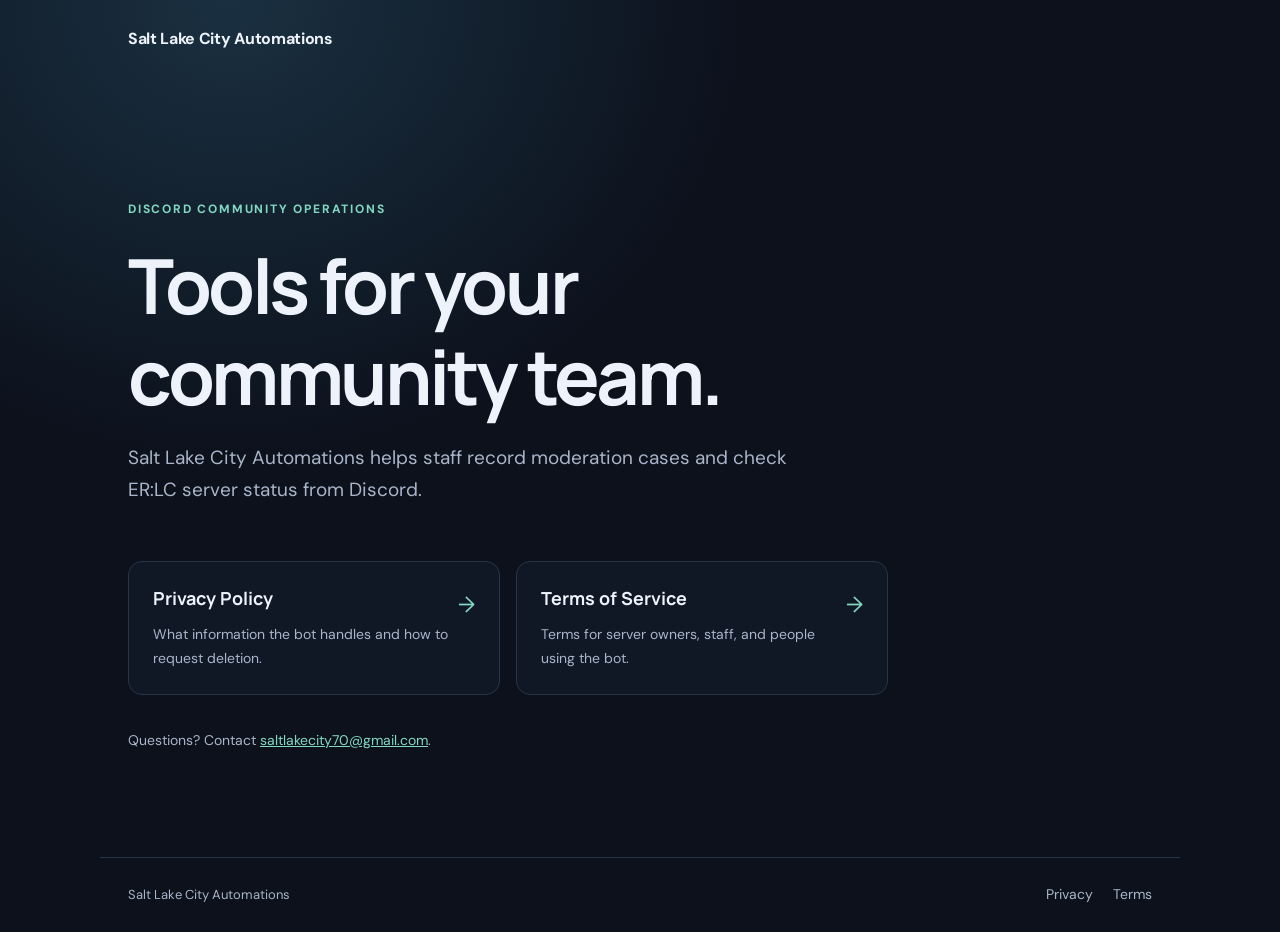
<file: index.html>
<!doctype html>
<html lang="en">
<head>
  <meta charset="utf-8">
  <meta name="viewport" content="width=device-width, initial-scale=1">
  <meta name="description" content="Information about Salt Lake City Automations, a Discord community operations bot.">
  <title>Salt Lake City Automations</title>
  <link rel="stylesheet" href="styles.css">
</head>
<body>
  <header class="site-header"><a class="brand" href="index.html">Salt Lake City Automations</a></header>
  <main class="hero">
    <p class="eyebrow">Discord community operations</p>
    <h1>Tools for your community team.</h1>
    <p class="intro">Salt Lake City Automations helps staff record moderation cases and check ER:LC server status from Discord.</p>
    <nav class="cards" aria-label="Policy pages">
      <a class="card" href="privacy.html"><span>Privacy Policy</span><span class="arrow" aria-hidden="true">→</span><small>What information the bot handles and how to request deletion.</small></a>
      <a class="card" href="terms.html"><span>Terms of Service</span><span class="arrow" aria-hidden="true">→</span><small>Terms for server owners, staff, and people using the bot.</small></a>
    </nav>
    <p class="contact">Questions? Contact <a href="mailto:saltlakecity70@gmail.com">saltlakecity70@gmail.com</a>.</p>
  </main>
  <footer><span>Salt Lake City Automations</span><nav><a href="privacy.html">Privacy</a><a href="terms.html">Terms</a></nav></footer>
</body>
</html>
</file>
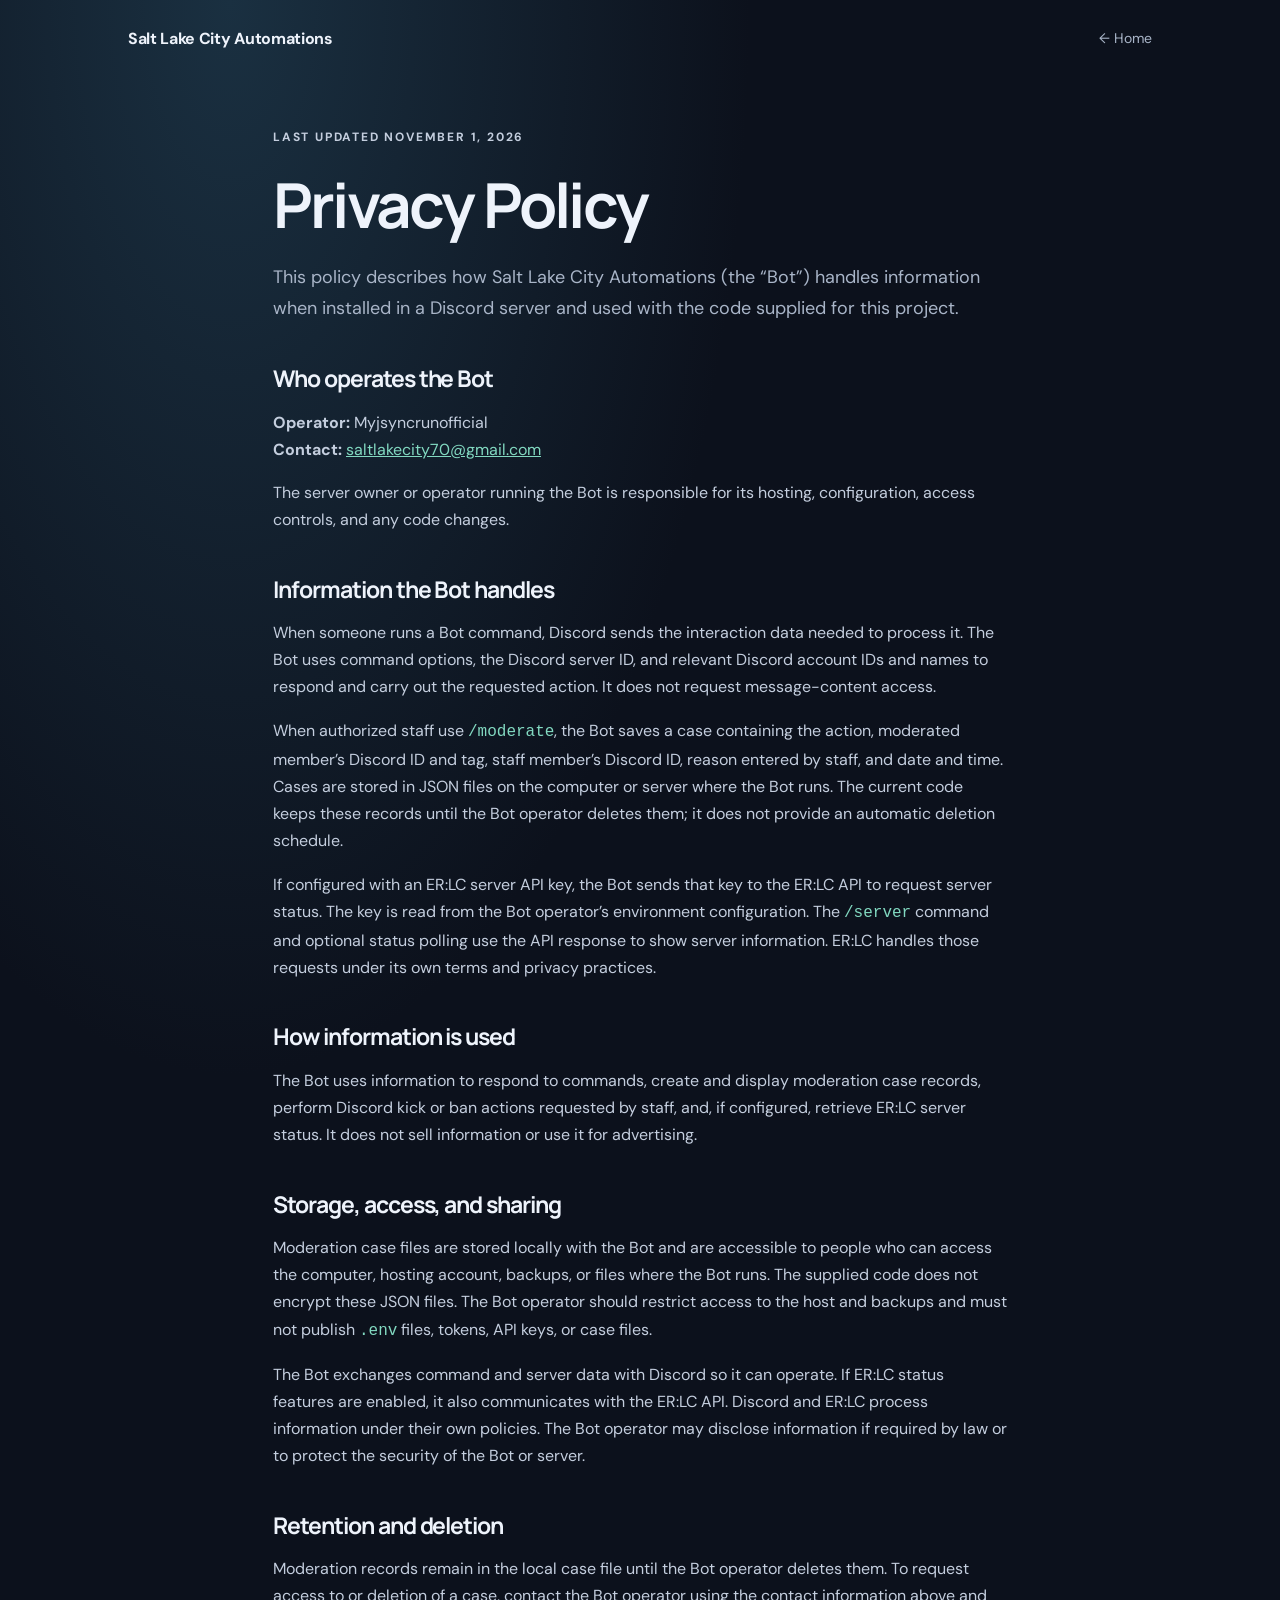
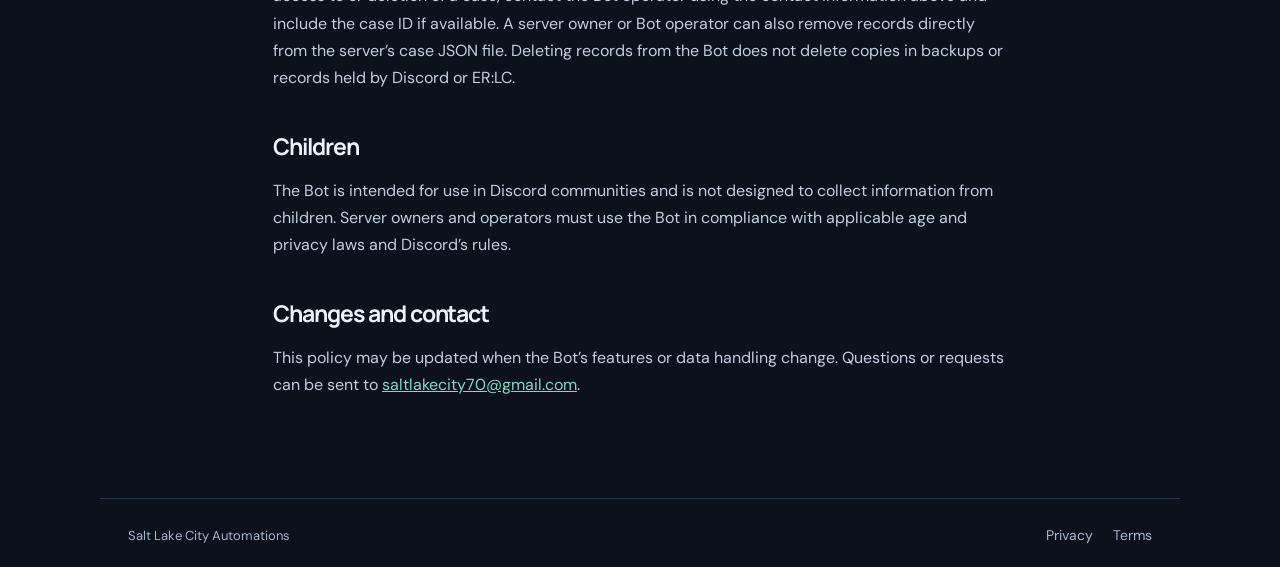
<file: privacy.html>
<!doctype html>
<html lang="en">
<head>
  <meta charset="utf-8">
  <meta name="viewport" content="width=device-width, initial-scale=1">
  <meta name="description" content="Privacy Policy for Salt Lake City Automations Discord bot.">
  <title>Privacy Policy | Salt Lake City Automations</title>
  <link rel="stylesheet" href="styles.css">
</head>
<body>
  <header class="site-header"><a class="brand" href="index.html">Salt Lake City Automations</a><a class="back" href="index.html">← Home</a></header>
  <main class="document">
    <p class="eyebrow">Last updated November 1, 2026</p>
    <h1>Privacy Policy</h1>
    <p class="lede">This policy describes how Salt Lake City Automations (the “Bot”) handles information when installed in a Discord server and used with the code supplied for this project.</p>
    

    <h2>Who operates the Bot</h2>
    <p><strong>Operator:</strong> Myjsyncrunofficial<br><strong>Contact:</strong> <a href="mailto:saltlakecity70@gmail.com">saltlakecity70@gmail.com</a></p>
    <p>The server owner or operator running the Bot is responsible for its hosting, configuration, access controls, and any code changes.</p>

    <h2>Information the Bot handles</h2>
    <p>When someone runs a Bot command, Discord sends the interaction data needed to process it. The Bot uses command options, the Discord server ID, and relevant Discord account IDs and names to respond and carry out the requested action. It does not request message-content access.</p>
    <p>When authorized staff use <code>/moderate</code>, the Bot saves a case containing the action, moderated member’s Discord ID and tag, staff member’s Discord ID, reason entered by staff, and date and time. Cases are stored in JSON files on the computer or server where the Bot runs. The current code keeps these records until the Bot operator deletes them; it does not provide an automatic deletion schedule.</p>
    <p>If configured with an ER:LC server API key, the Bot sends that key to the ER:LC API to request server status. The key is read from the Bot operator’s environment configuration. The <code>/server</code> command and optional status polling use the API response to show server information. ER:LC handles those requests under its own terms and privacy practices.</p>

    <h2>How information is used</h2>
    <p>The Bot uses information to respond to commands, create and display moderation case records, perform Discord kick or ban actions requested by staff, and, if configured, retrieve ER:LC server status. It does not sell information or use it for advertising.</p>

    <h2>Storage, access, and sharing</h2>
    <p>Moderation case files are stored locally with the Bot and are accessible to people who can access the computer, hosting account, backups, or files where the Bot runs. The supplied code does not encrypt these JSON files. The Bot operator should restrict access to the host and backups and must not publish <code>.env</code> files, tokens, API keys, or case files.</p>
    <p>The Bot exchanges command and server data with Discord so it can operate. If ER:LC status features are enabled, it also communicates with the ER:LC API. Discord and ER:LC process information under their own policies. The Bot operator may disclose information if required by law or to protect the security of the Bot or server.</p>

    <h2>Retention and deletion</h2>
    <p>Moderation records remain in the local case file until the Bot operator deletes them. To request access to or deletion of a case, contact the Bot operator using the contact information above and include the case ID if available. A server owner or Bot operator can also remove records directly from the server’s case JSON file. Deleting records from the Bot does not delete copies in backups or records held by Discord or ER:LC.</p>

    <h2>Children</h2>
    <p>The Bot is intended for use in Discord communities and is not designed to collect information from children. Server owners and operators must use the Bot in compliance with applicable age and privacy laws and Discord’s rules.</p>

    <h2>Changes and contact</h2>
    <p>This policy may be updated when the Bot’s features or data handling change. Questions or requests can be sent to <a href="mailto:saltlakecity70@gmail.com">saltlakecity70@gmail.com</a>.</p>
  </main>
  <footer><span>Salt Lake City Automations</span><nav><a href="privacy.html">Privacy</a><a href="terms.html">Terms</a></nav></footer>
</body>
</html>
</file>
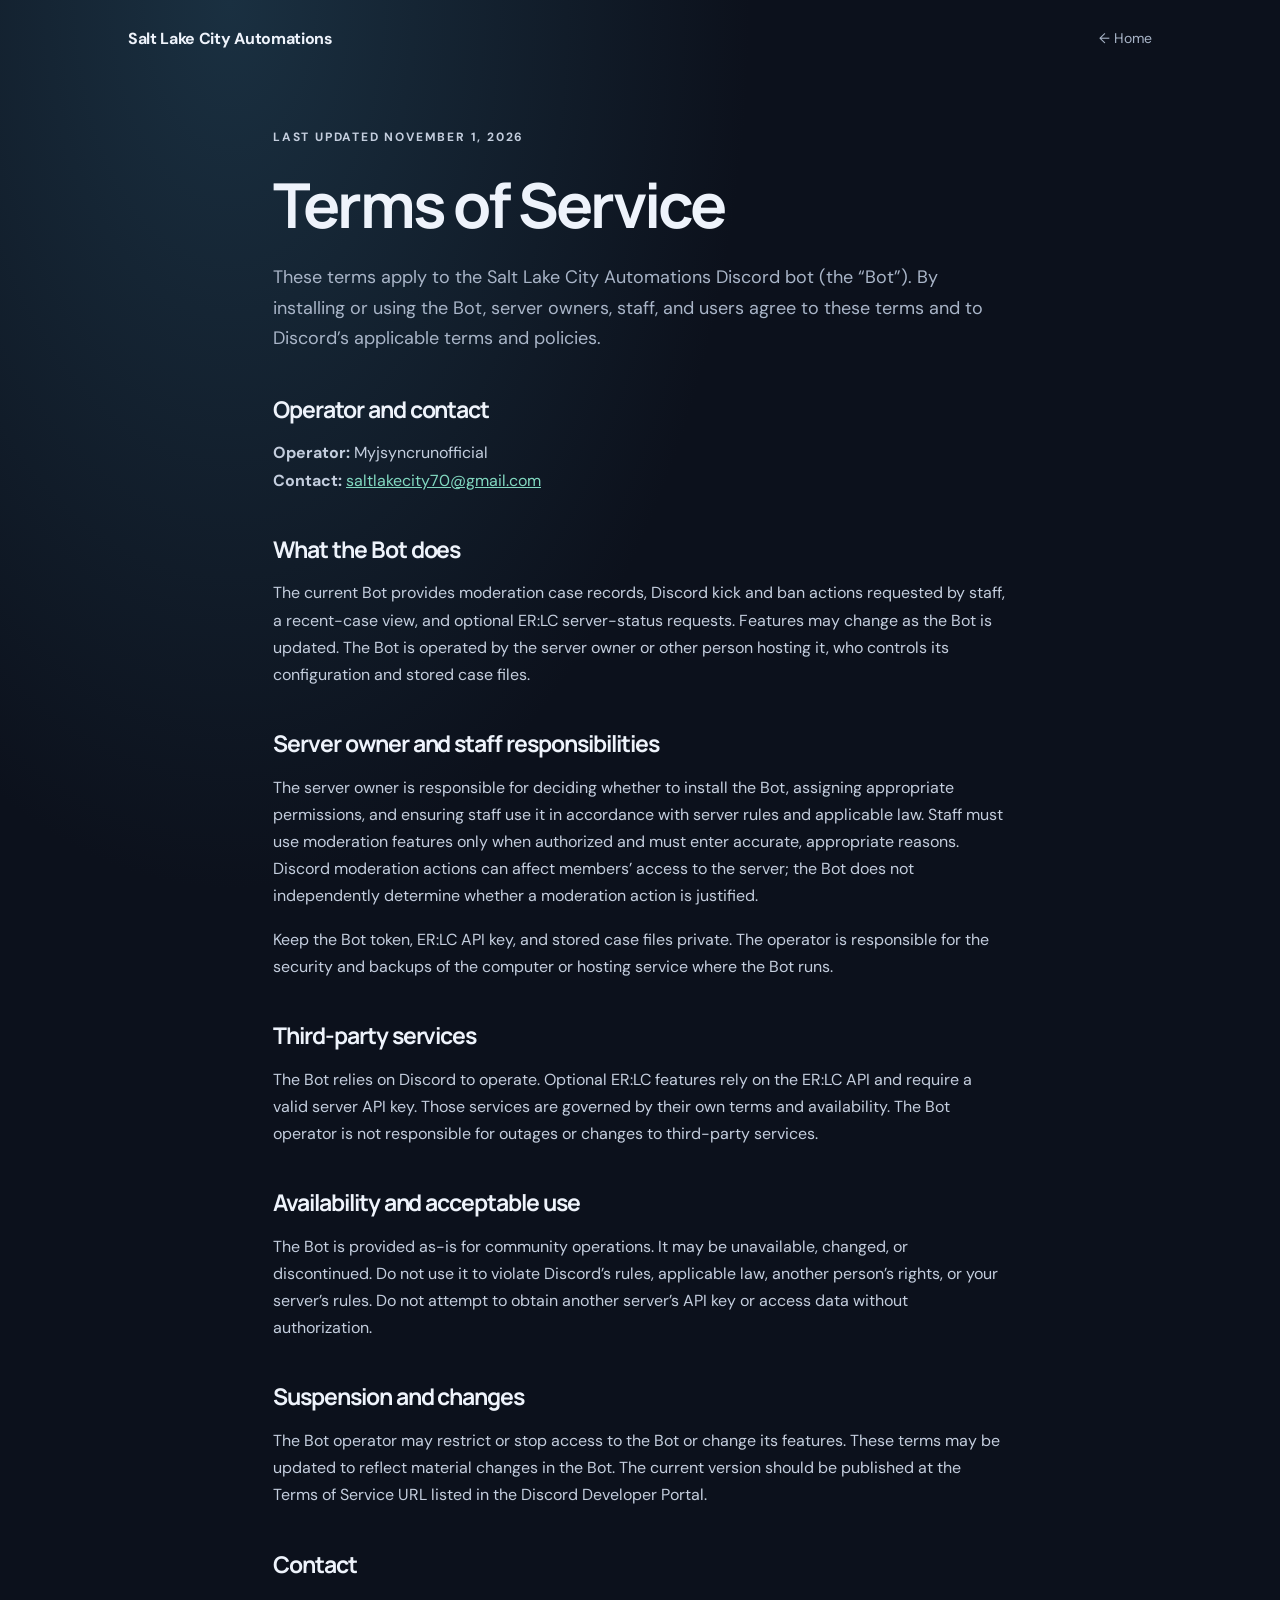
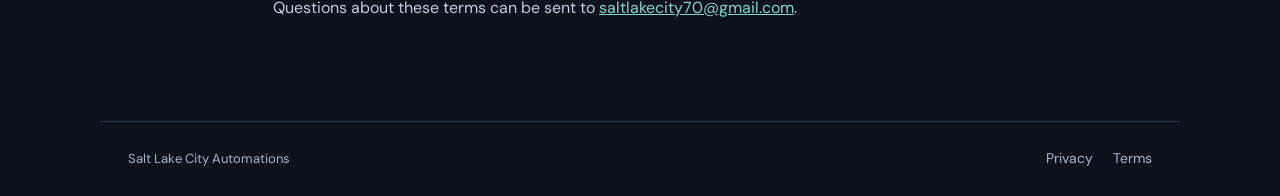
<file: terms.html>
<!doctype html>
<html lang="en">
<head>
  <meta charset="utf-8">
  <meta name="viewport" content="width=device-width, initial-scale=1">
  <meta name="description" content="Terms of Service for Salt Lake City Automations Discord bot.">
  <title>Terms of Service | Salt Lake City Automations</title>
  <link rel="stylesheet" href="styles.css">
</head>
<body>
  <header class="site-header"><a class="brand" href="index.html">Salt Lake City Automations</a><a class="back" href="index.html">← Home</a></header>
  <main class="document">
    <p class="eyebrow">Last updated November 1, 2026</p>
    <h1>Terms of Service</h1>
    <p class="lede">These terms apply to the Salt Lake City Automations Discord bot (the “Bot”). By installing or using the Bot, server owners, staff, and users agree to these terms and to Discord’s applicable terms and policies.</p>
    

    <h2>Operator and contact</h2>
    <p><strong>Operator:</strong> Myjsyncrunofficial<br><strong>Contact:</strong> <a href="mailto:saltlakecity70@gmail.com">saltlakecity70@gmail.com</a></p>

    <h2>What the Bot does</h2>
    <p>The current Bot provides moderation case records, Discord kick and ban actions requested by staff, a recent-case view, and optional ER:LC server-status requests. Features may change as the Bot is updated. The Bot is operated by the server owner or other person hosting it, who controls its configuration and stored case files.</p>

    <h2>Server owner and staff responsibilities</h2>
    <p>The server owner is responsible for deciding whether to install the Bot, assigning appropriate permissions, and ensuring staff use it in accordance with server rules and applicable law. Staff must use moderation features only when authorized and must enter accurate, appropriate reasons. Discord moderation actions can affect members’ access to the server; the Bot does not independently determine whether a moderation action is justified.</p>
    <p>Keep the Bot token, ER:LC API key, and stored case files private. The operator is responsible for the security and backups of the computer or hosting service where the Bot runs.</p>

    <h2>Third-party services</h2>
    <p>The Bot relies on Discord to operate. Optional ER:LC features rely on the ER:LC API and require a valid server API key. Those services are governed by their own terms and availability. The Bot operator is not responsible for outages or changes to third-party services.</p>

    <h2>Availability and acceptable use</h2>
    <p>The Bot is provided as-is for community operations. It may be unavailable, changed, or discontinued. Do not use it to violate Discord’s rules, applicable law, another person’s rights, or your server’s rules. Do not attempt to obtain another server’s API key or access data without authorization.</p>

    <h2>Suspension and changes</h2>
    <p>The Bot operator may restrict or stop access to the Bot or change its features. These terms may be updated to reflect material changes in the Bot. The current version should be published at the Terms of Service URL listed in the Discord Developer Portal.</p>

    <h2>Contact</h2>
    <p>Questions about these terms can be sent to <a href="mailto:saltlakecity70@gmail.com">saltlakecity70@gmail.com</a>.</p>
  </main>
  <footer><span>Salt Lake City Automations</span><nav><a href="privacy.html">Privacy</a><a href="terms.html">Terms</a></nav></footer>
</body>
</html>
</file>
<file: styles.css>
@import url('https://fonts.googleapis.com/css2?family=DM+Sans:wght@400;500;600;700&family=Manrope:wght@400;500;600;700;800&display=swap');

:root { color-scheme: dark; --bg: #0c111c; --panel: #141d2c; --text: #eef3fb; --muted: #a9b5c8; --accent: #82d9c1; --line: #283448; }
* { box-sizing: border-box; }
body { margin: 0; background: radial-gradient(ellipse at 18% 0%, #1a3041 0, transparent 35%), var(--bg); color: var(--text); font: 16px/1.7 'DM Sans', system-ui, sans-serif; }
a { color: var(--accent); }
.site-header, footer { max-width: 1080px; margin: auto; padding: 25px 28px; display: flex; align-items: center; justify-content: space-between; }
.brand { color: var(--text); font-weight: 700; text-decoration: none; letter-spacing: -.02em; }
.back, footer nav a { color: var(--muted); text-decoration: none; font-size: 14px; }
.back:hover, footer a:hover { color: var(--accent); }
.hero { max-width: 1080px; min-height: 70vh; margin: 0 auto; padding: 110px 28px 90px; }
.eyebrow { color: var(--accent); text-transform: uppercase; font-size: 12px; font-weight: 700; letter-spacing: .15em; }
h1, h2 { font-family: Manrope, 'DM Sans', sans-serif; letter-spacing: -.045em; line-height: 1.2; }
h1 { max-width: 760px; margin: 20px 0; font-size: clamp(42px, 7vw, 76px); }
.intro { max-width: 660px; color: var(--muted); font-size: 19px; }
.cards { display: grid; grid-template-columns: repeat(2, minmax(0, 1fr)); gap: 16px; max-width: 760px; margin-top: 54px; }
.card { padding: 24px; border: 1px solid var(--line); border-radius: 14px; background: #121b29cc; color: var(--text); text-decoration: none; transition: transform .15s ease, border-color .15s ease; }
.card:hover { transform: translateY(-3px); border-color: var(--accent); }
.card > span:first-child { font: 700 18px Manrope, sans-serif; }
.card small { display: block; margin-top: 10px; color: var(--muted); font-size: 14px; }
.arrow { float: right; color: var(--accent); font-size: 22px; }
.contact { margin-top: 34px; color: var(--muted); font-size: 14px; }
.document { max-width: 790px; margin: 50px auto 100px; padding: 0 28px; }
.document h1 { font-size: clamp(42px, 7vw, 62px); }
.document h2 { margin: 42px 0 12px; font-size: 23px; }
.document p { color: #c4cede; }
.document .lede { color: var(--muted); font-size: 18px; }
.document code { color: var(--accent); }
.notice { margin: 28px 0; padding: 16px 18px; border-left: 3px solid #e8b86b; border-radius: 4px; background: #e8b86b12; color: #d9c7a7; }
footer { border-top: 1px solid var(--line); color: var(--muted); font-size: 13px; }
footer nav { display: flex; gap: 20px; }
@media (max-width: 600px) { .site-header, footer { padding-left: 20px; padding-right: 20px; } .hero { padding: 78px 20px 60px; } .cards { grid-template-columns: 1fr; margin-top: 36px; } .document { padding: 0 20px; margin-top: 30px; } }
</file>
